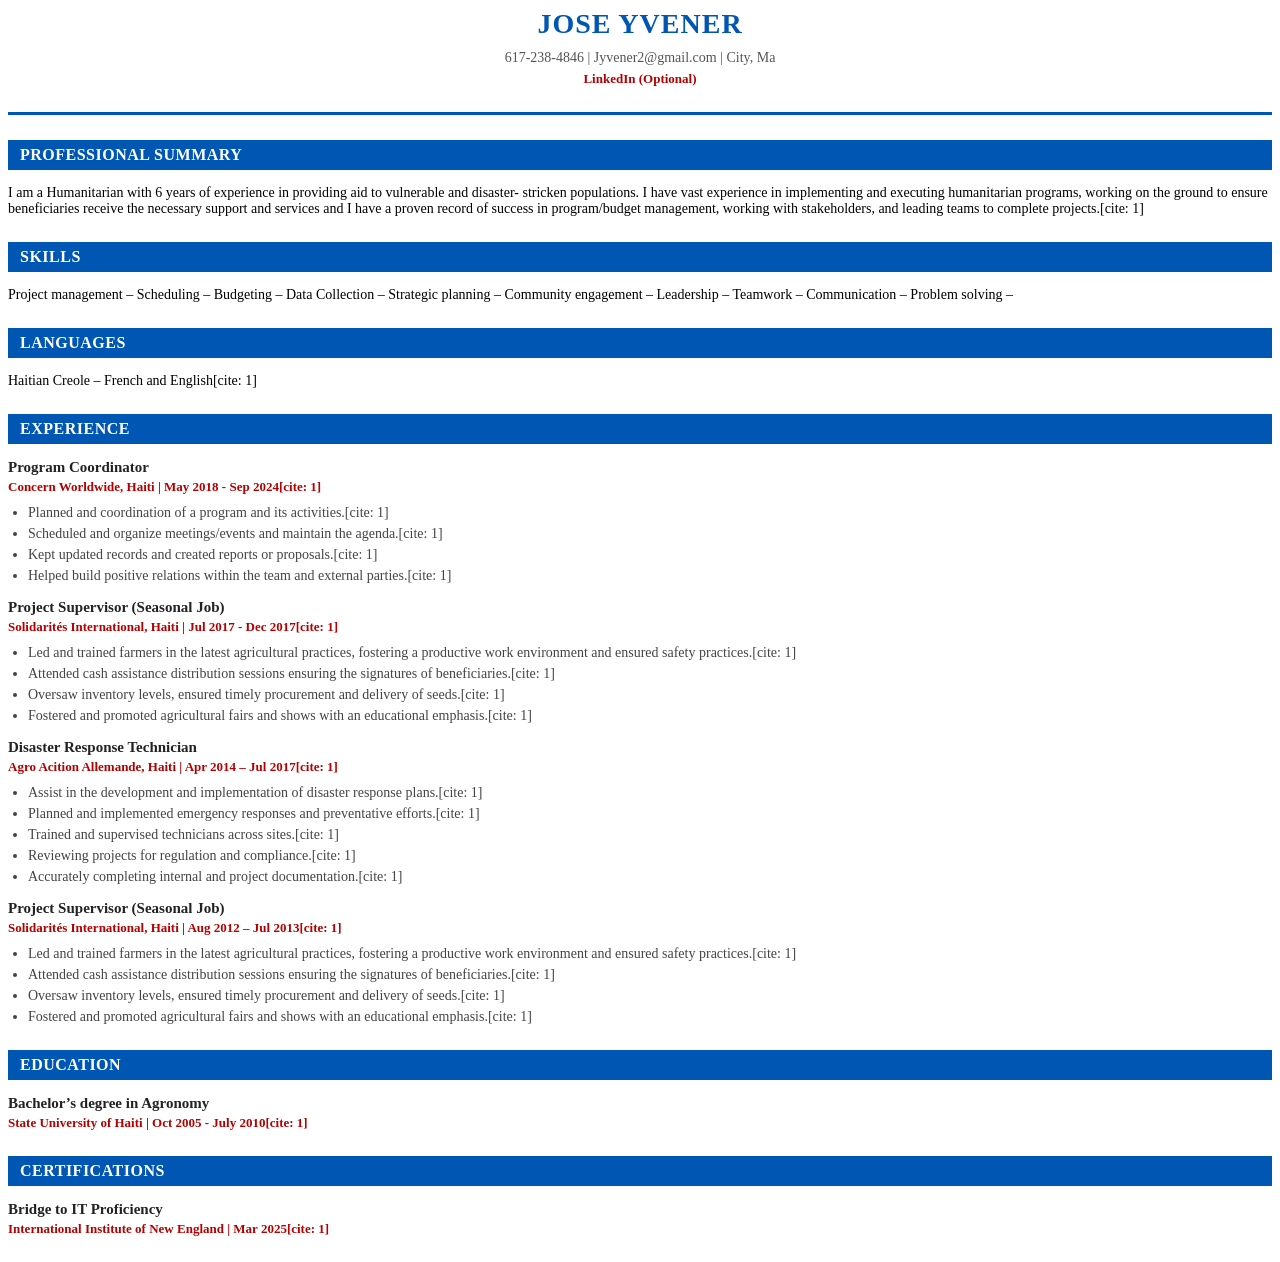
<file: index.html>
<!DOCTYPE html>
<html lang="en">
<head>
    <meta charset="UTF-8">
    <title>Jose Yvener - Resume</title>
</head>
<body>

    <header>
        <h1>Jose Yvener</h1>
        <p>617-238-4846 | Jyvener2@gmail.com | City, Ma</p>
        <p>LinkedIn (Optional)</p>
      
        <link rel="stylesheet" href="style.css">

    </header>

    <section>
        <h2>PROFESSIONAL SUMMARY</h2>
        <p>I am a Humanitarian with 6 years of experience in providing aid to vulnerable and disaster- stricken populations. I have vast experience in implementing and executing humanitarian programs, working on the ground to ensure beneficiaries receive the necessary support and services and I have a proven record of success in program/budget management, working with stakeholders, and leading teams to complete projects.[cite: 1]</p>
    </section>

    <section>
        <h2>SKILLS</h2>
        <p>Project management – Scheduling – Budgeting – Data Collection – Strategic planning – Community engagement – Leadership – Teamwork – Communication – Problem solving –</p>
    </section>

    <section>
        <h2>LANGUAGES</h2>
        <p>Haitian Creole – French and English[cite: 1]</p>
    </section>

    <section>
        <h2>EXPERIENCE</h2>
        
        <div>
            <h3>Program Coordinator</h3>
            <p><strong>Concern Worldwide, Haiti</strong> | May 2018 - Sep 2024[cite: 1]</p>
            <ul>
                <li>Planned and coordination of a program and its activities.[cite: 1]</li>
                <li>Scheduled and organize meetings/events and maintain the agenda.[cite: 1]</li>
                <li>Kept updated records and created reports or proposals.[cite: 1]</li>
                <li>Helped build positive relations within the team and external parties.[cite: 1]</li>
            </ul>
        </div>

        <div>
            <h3>Project Supervisor (Seasonal Job)</h3>
            <p><strong>Solidarités International, Haiti</strong> | Jul 2017 - Dec 2017[cite: 1]</p>
            <ul>
                <li>Led and trained farmers in the latest agricultural practices, fostering a productive work environment and ensured safety practices.[cite: 1]</li>
                <li>Attended cash assistance distribution sessions ensuring the signatures of beneficiaries.[cite: 1]</li>
                <li>Oversaw inventory levels, ensured timely procurement and delivery of seeds.[cite: 1]</li>
                <li>Fostered and promoted agricultural fairs and shows with an educational emphasis.[cite: 1]</li>
            </ul>
        </div>

        <div>
            <h3>Disaster Response Technician</h3>
            <p><strong>Agro Acition Allemande, Haiti</strong> | Apr 2014 – Jul 2017[cite: 1]</p>
            <ul>
                <li>Assist in the development and implementation of disaster response plans.[cite: 1]</li>
                <li>Planned and implemented emergency responses and preventative efforts.[cite: 1]</li>
                <li>Trained and supervised technicians across sites.[cite: 1]</li>
                <li>Reviewing projects for regulation and compliance.[cite: 1]</li>
                <li>Accurately completing internal and project documentation.[cite: 1]</li>
            </ul>
        </div>

        <div>
            <h3>Project Supervisor (Seasonal Job)</h3>
            <p><strong>Solidarités International, Haiti</strong> | Aug 2012 – Jul 2013[cite: 1]</p>
            <ul>
                <li>Led and trained farmers in the latest agricultural practices, fostering a productive work environment and ensured safety practices.[cite: 1]</li>
                <li>Attended cash assistance distribution sessions ensuring the signatures of beneficiaries.[cite: 1]</li>
                <li>Oversaw inventory levels, ensured timely procurement and delivery of seeds.[cite: 1]</li>
                <li>Fostered and promoted agricultural fairs and shows with an educational emphasis.[cite: 1]</li>
            </ul>
        </div>
    </section>

    <section>
        <h2>EDUCATION</h2>
        <div>
            <h3>Bachelor’s degree in Agronomy</h3>
            <p><strong>State University of Haiti</strong> | Oct 2005 - July 2010[cite: 1]</p>
        </div>
    </section>

    <section>
        <h2>CERTIFICATIONS</h2>
        <div>
            <h3>Bridge to IT Proficiency</h3>
            <p><strong>International Institute of New England</strong> | Mar 2025[cite: 1]</p>
        </div>
    </section>

</body>
</html>
</file>
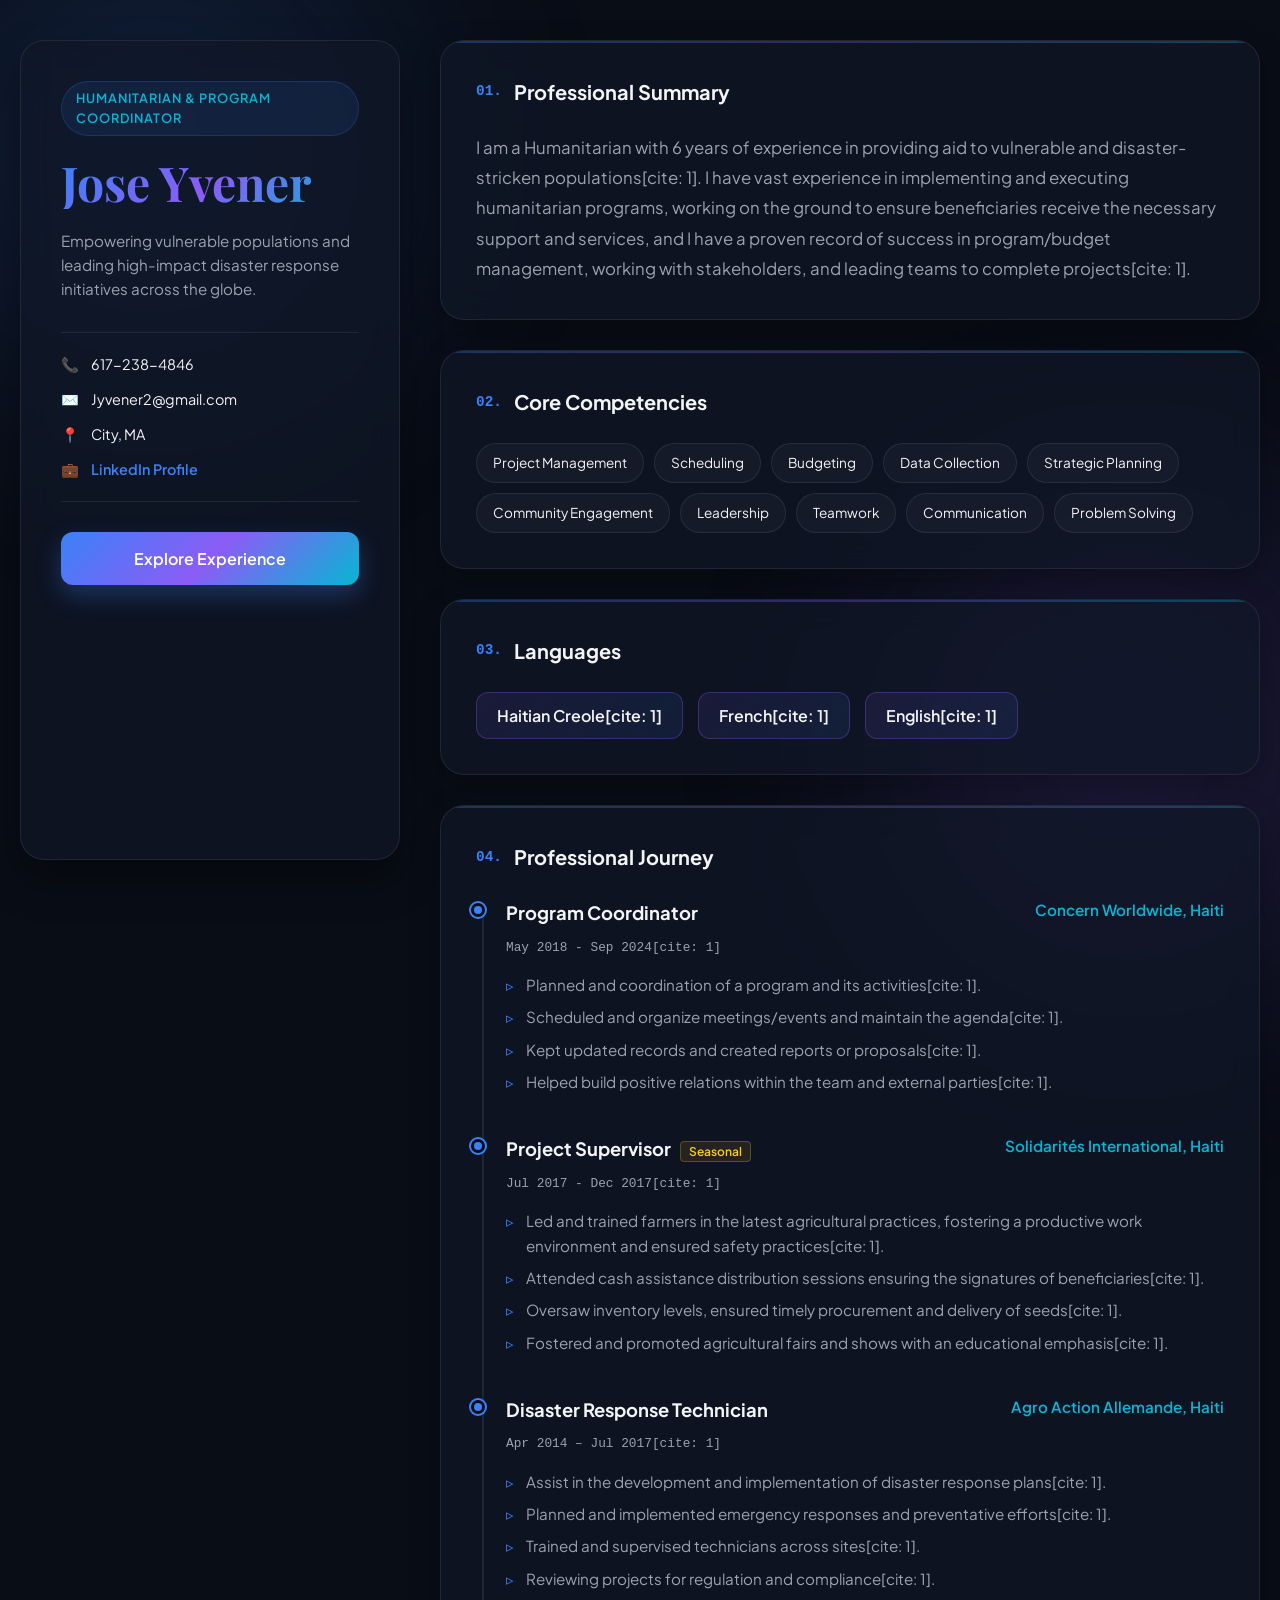
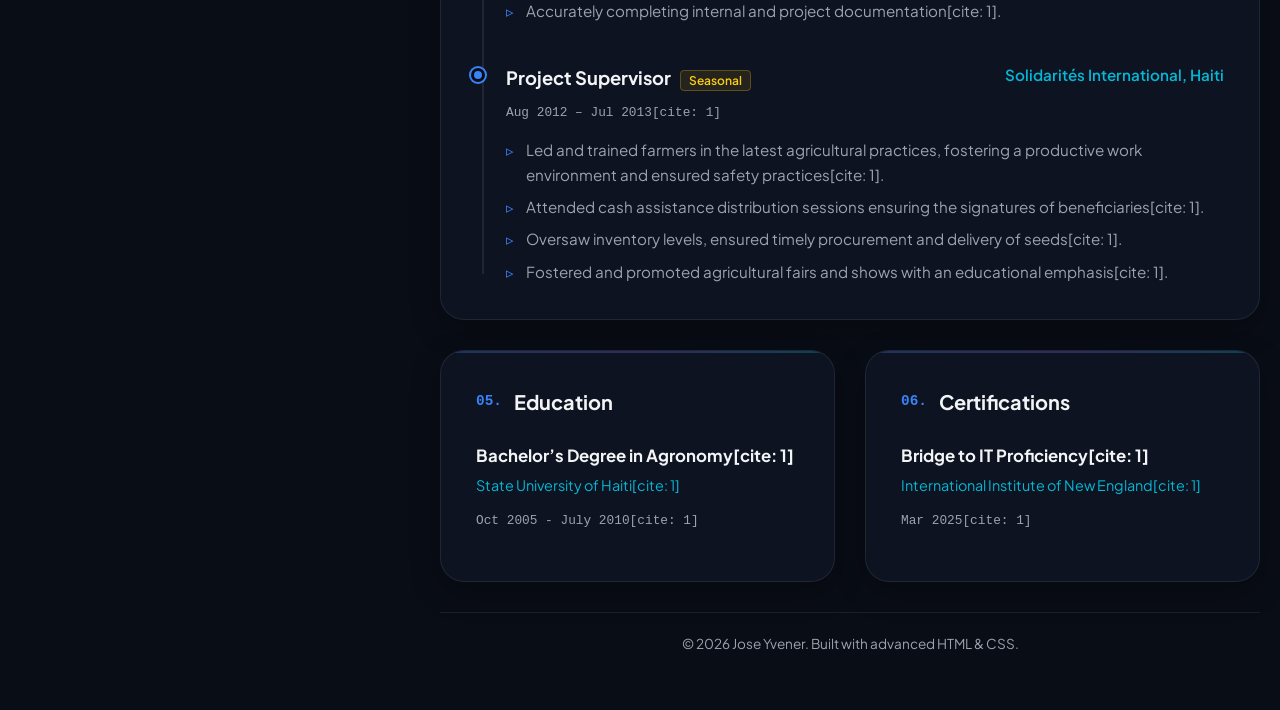
<file: index01.html>
<!DOCTYPE html>
<html lang="en">
<head>
    <meta charset="UTF-8">
    <meta name="viewport" content="width=device-width, initial-scale=1.0">
    <title>Jose Yvener | Humanitarian & Program Coordinator</title>
    <link rel="stylesheet" href="style01.css">
    <!-- Google Fonts for High-End Typography -->
    <link rel="preconnect" href="https://fonts.googleapis.com">
    <link rel="preconnect" href="https://fonts.gstatic.com" crossorigin>
    <link href="https://fonts.googleapis.com/css2?family=Plus+Jakarta+Sans:wght@300;400;500;600;700;800&family=Playfair+Display:ital,wght@0,600;0,700;1,400&display=swap" rel="stylesheet">
</head>
<body>

    <!-- Ambient Background Lighting Effects -->
    <div class="ambient-glow glow-1"></div>
    <div class="ambient-glow glow-2"></div>

    <!-- Main Portfolio Wrapper -->
    <div class="portfolio-container">

        <!-- Left Column: Hero & Identity Panel -->
        <aside class="hero-sidebar">
            <div class="hero-content">
                <div class="badge-pill">Humanitarian & Program Coordinator</div>
                <h1 class="glitch-name">Jose Yvener</h1>
                <p class="hero-tagline">Empowering vulnerable populations and leading high-impact disaster response initiatives across the globe.</p>
                
                <div class="contact-card">
                    <a href="tel:6172384846" class="contact-item">
                        <span class="icon">📞</span> 617-238-4846
                    </a>
                    <a href="mailto:Jyvener2@gmail.com" class="contact-item">
                        <span class="icon">✉️</span> Jyvener2@gmail.com
                    </a>
                    <div class="contact-item">
                        <span class="icon">📍</span> City, MA
                    </div>
                    <a href="#" target="_blank" class="contact-item highlight-link">
                        <span class="icon">💼</span> LinkedIn Profile
                    </a>
                </div>

                <div class="sidebar-footer">
                    <a href="#experience" class="cta-button">Explore Experience</a>
                </div>
            </div>
        </aside>

        <!-- Right Column: Dynamic Content Stream -->
        <main class="content-stream">

            <!-- Professional Summary Section -->
            <section class="glass-panel" id="about">
                <h2 class="section-title"><span class="number">01.</span> Professional Summary</h2>
                <p class="summary-text">
                    I am a Humanitarian with 6 years of experience in providing aid to vulnerable and disaster-stricken populations[cite: 1]. I have vast experience in implementing and executing humanitarian programs, working on the ground to ensure beneficiaries receive the necessary support and services, and I have a proven record of success in program/budget management, working with stakeholders, and leading teams to complete projects[cite: 1].
                </p>
            </section>

            <!-- Skills & Core Competencies -->
            <section class="glass-panel" id="skills">
                <h2 class="section-title"><span class="number">02.</span> Core Competencies</h2>
                <div class="skills-grid">
                    <span class="skill-tag">Project Management</span>
                    <span class="skill-tag">Scheduling</span>
                    <span class="skill-tag">Budgeting</span>
                    <span class="skill-tag">Data Collection</span>
                    <span class="skill-tag">Strategic Planning</span>
                    <span class="skill-tag">Community Engagement</span>
                    <span class="skill-tag">Leadership</span>
                    <span class="skill-tag">Teamwork</span>
                    <span class="skill-tag">Communication</span>
                    <span class="skill-tag">Problem Solving</span>
                </div>
            </section>

            <!-- Languages -->
            <section class="glass-panel" id="languages">
                <h2 class="section-title"><span class="number">03.</span> Languages</h2>
                <div class="languages-row">
                    <div class="lang-pill">Haitian Creole[cite: 1]</div>
                    <div class="lang-pill">French[cite: 1]</div>
                    <div class="lang-pill">English[cite: 1]</div>
                </div>
            </section>

            <!-- Experience Timeline -->
            <section class="glass-panel" id="experience">
                <h2 class="section-title"><span class="number">04.</span> Professional Journey</h2>
                
                <div class="timeline">
                    <!-- Job 1 -->
                    <div class="timeline-item">
                        <div class="timeline-dot"></div>
                        <div class="job-header">
                            <h3>Program Coordinator</h3>
                            <span class="company">Concern Worldwide, Haiti</span>
                        </div>
                        <span class="date-badge">May 2018 - Sep 2024[cite: 1]</span>
                        <ul class="job-list">
                            <li>Planned and coordination of a program and its activities[cite: 1].</li>
                            <li>Scheduled and organize meetings/events and maintain the agenda[cite: 1].</li>
                            <li>Kept updated records and created reports or proposals[cite: 1].</li>
                            <li>Helped build positive relations within the team and external parties[cite: 1].</li>
                        </ul>
                    </div>

                    <!-- Job 2 -->
                    <div class="timeline-item">
                        <div class="timeline-dot"></div>
                        <div class="job-header">
                            <h3>Project Supervisor <span class="seasonal-tag">Seasonal</span></h3>
                            <span class="company">Solidarités International, Haiti</span>
                        </div>
                        <span class="date-badge">Jul 2017 - Dec 2017[cite: 1]</span>
                        <ul class="job-list">
                            <li>Led and trained farmers in the latest agricultural practices, fostering a productive work environment and ensured safety practices[cite: 1].</li>
                            <li>Attended cash assistance distribution sessions ensuring the signatures of beneficiaries[cite: 1].</li>
                            <li>Oversaw inventory levels, ensured timely procurement and delivery of seeds[cite: 1].</li>
                            <li>Fostered and promoted agricultural fairs and shows with an educational emphasis[cite: 1].</li>
                        </ul>
                    </div>

                    <!-- Job 3 -->
                    <div class="timeline-item">
                        <div class="timeline-dot"></div>
                        <div class="job-header">
                            <h3>Disaster Response Technician</h3>
                            <span class="company">Agro Action Allemande, Haiti</span>
                        </div>
                        <span class="date-badge">Apr 2014 – Jul 2017[cite: 1]</span>
                        <ul class="job-list">
                            <li>Assist in the development and implementation of disaster response plans[cite: 1].</li>
                            <li>Planned and implemented emergency responses and preventative efforts[cite: 1].</li>
                            <li>Trained and supervised technicians across sites[cite: 1].</li>
                            <li>Reviewing projects for regulation and compliance[cite: 1].</li>
                            <li>Accurately completing internal and project documentation[cite: 1].</li>
                        </ul>
                    </div>

                    <!-- Job 4 -->
                    <div class="timeline-item">
                        <div class="timeline-dot"></div>
                        <div class="job-header">
                            <h3>Project Supervisor <span class="seasonal-tag">Seasonal</span></h3>
                            <span class="company">Solidarités International, Haiti</span>
                        </div>
                        <span class="date-badge">Aug 2012 – Jul 2013[cite: 1]</span>
                        <ul class="job-list">
                            <li>Led and trained farmers in the latest agricultural practices, fostering a productive work environment and ensured safety practices[cite: 1].</li>
                            <li>Attended cash assistance distribution sessions ensuring the signatures of beneficiaries[cite: 1].</li>
                            <li>Oversaw inventory levels, ensured timely procurement and delivery of seeds[cite: 1].</li>
                            <li>Fostered and promoted agricultural fairs and shows with an educational emphasis[cite: 1].</li>
                        </ul>
                    </div>
                </div>
            </section>

            <!-- Education & Certifications Grid -->
            <div class="dual-grid">
                <section class="glass-panel">
                    <h2 class="section-title"><span class="number">05.</span> Education</h2>
                    <div class="edu-card">
                        <h3>Bachelor’s Degree in Agronomy[cite: 1]</h3>
                        <p class="institution">State University of Haiti[cite: 1]</p>
                        <span class="date-badge">Oct 2005 - July 2010[cite: 1]</span>
                    </div>
                </section>

                <section class="glass-panel">
                    <h2 class="section-title"><span class="number">06.</span> Certifications</h2>
                    <div class="edu-card">
                        <h3>Bridge to IT Proficiency[cite: 1]</h3>
                        <p class="institution">International Institute of New England[cite: 1]</p>
                        <span class="date-badge">Mar 2025[cite: 1]</span>
                    </div>
                </section>
            </div>

            <!-- Footer Note -->
            <footer class="site-footer">
                <p>© 2026 Jose Yvener. Built with advanced HTML & CSS.</p>
            </footer>

        </main>
    </div>

</body>
</html>
</file>
<file: style.css>
<style>
    body {
        font-family: Arial, sans-serif;
        line-height: 1.6;
        color: #333333;
        background-color: #ffffff;
        max-width: 800px;
        margin: 0 auto;
        padding: 40px 20px;
    }

    header {
        text-align: center;
        border-bottom: 3px solid #0056b3; /* Professional Blue */
        padding-bottom: 20px;
        margin-bottom: 25px;
    }

    header h1 {
        margin: 0 0 10px 0;
        color: #0056b3; /* Professional Blue */
        font-size: 28px;
        text-transform: uppercase;
        letter-spacing: 1px;
    }

    header p {
        margin: 5px 0;
        color: #555555;
        font-size: 14px;
    }

    section {
        margin-bottom: 25px;
    }

    h2 {
        color: #ffffff;
        background-color: #0056b3; /* Professional Blue Header Bar */
        font-size: 16px;
        text-transform: uppercase;
        padding: 6px 12px;
        margin-bottom: 15px;
        letter-spacing: 0.5px;
    }

    h3 {
        font-size: 15px;
        color: #222222;
        margin: 15px 0 3px 0;
    }

    /* Accent color for dates/subtext using Red */
    section > div p:first-of-type, 
    header p:nth-of-type(2) {
        color: #b30000; /* Professional Dark Red Accent */
        font-weight: bold;
        font-size: 13px;
        margin-top: 0;
    }

    p {
        margin: 0 0 10px 0;
        font-size: 14px;
    }

    ul {
        margin: 5px 0 15px 0;
        padding-left: 20px;
    }

    li {
        margin-bottom: 5px;
        font-size: 14px;
        color: #444444;
    }
</style>
</file>
<file: style01.css>
/* ==========================================
   ADVANCED CSS ARCHITECTURE & THEME ENGINE
   ================================          */

:root {
    --bg-primary: #090d16;
    --bg-card: rgba(17, 24, 39, 0.7);
    --border-glass: rgba(255, 255, 255, 0.08);
    --border-glow: rgba(59, 130, 246, 0.4);
    
    --accent-blue: #3b82f6;
    --accent-cyan: #06b6d4;
    --accent-purple: #8b5cf6;
    --accent-gradient: linear-gradient(135deg, #3b82f6 0%, #8b5cf6 50%, #06b6d4 100%);
    
    --text-main: #f3f4f6;
    --text-muted: #9ca3af;
    
    --font-sans: 'Plus Jakarta Sans', sans-serif;
    --font-serif: 'Playfair Display', serif;
    
    --transition-smooth: all 0.4s cubic-bezier(0.16, 1, 0.3, 1);
}

* {
    box-sizing: border-box;
    margin: 0;
    padding: 0;
}

html {
    scroll-behavior: smooth;
}

body {
    background-color: var(--bg-primary);
    color: var(--text-main);
    font-family: var(--font-sans);
    line-height: 1.6;
    min-height: 100vh;
    overflow-x: hidden;
    position: relative;
}

/* ==========================================
   IMMERSIVE AMBIENT BACKGROUND GLOWS
   ========================================== */
.ambient-glow {
    position: fixed;
    width: 500px;
    height: 500px;
    border-radius: 50%;
    filter: blur(120px);
    z-index: -1;
    opacity: 0.15;
    animation: floatGlow 15s infinite alternate ease-in-out;
}

.glow-1 {
    top: -100px;
    left: -100px;
    background: var(--accent-blue);
}

.glow-2 {
    bottom: -100px;
    right: -100px;
    background: var(--accent-purple);
    animation-delay: -5s;
}

@keyframes floatGlow {
    0% { transform: translate(0, 0) scale(1); }
    100% { transform: translate(50px, 50px) scale(1.15); }
}

/* ==========================================
   LAYOUT STRUCTURE (CSS GRID)
   ========================================== */
.portfolio-container {
    max-width: 1400px;
    margin: 0 auto;
    padding: 40px 20px;
    display: grid;
    grid-template-columns: 380px 1fr;
    gap: 40px;
}

@media (max-width: 1024px) {
    .portfolio-container {
        grid-template-columns: 1fr;
    }
}

/* ==========================================
   LEFT SIDEBAR (STICKY HERO PANEL)
   ========================================== */
.hero-sidebar {
    position: sticky;
    top: 40px;
    height: calc(100vh - 80px);
    display: flex;
    flex-direction: column;
    justify-content: space-between;
    background: var(--bg-card);
    backdrop-filter: blur(16px);
    -webkit-backdrop-filter: blur(16px);
    border: 1px solid var(--border-glass);
    border-radius: 24px;
    padding: 40px;
    box-shadow: 0 20px 40px rgba(0, 0, 0, 0.4);
}

@media (max-width: 1024px) {
    .hero-sidebar {
        position: relative;
        height: auto;
        top: 0;
    }
}

.badge-pill {
    display: inline-block;
    padding: 6px 14px;
    background: rgba(59, 130, 246, 0.1);
    color: var(--accent-cyan);
    border: 1px solid rgba(59, 130, 246, 0.2);
    border-radius: 50px;
    font-size: 0.8rem;
    font-weight: 600;
    text-transform: uppercase;
    letter-spacing: 1px;
    margin-bottom: 20px;
}

.glitch-name {
    font-family: var(--font-serif);
    font-size: 3rem;
    font-weight: 700;
    line-height: 1.1;
    margin-bottom: 20px;
    background: var(--accent-gradient);
    -webkit-background-clip: text;
    -webkit-text-fill-color: transparent;
}

.hero-tagline {
    color: var(--text-muted);
    font-size: 0.95rem;
    margin-bottom: 30px;
}

.contact-card {
    display: flex;
    flex-direction: column;
    gap: 12px;
    margin-bottom: 30px;
    border-top: 1px solid var(--border-glass);
    border-bottom: 1px solid var(--border-glass);
    padding: 20px 0;
}

.contact-item {
    display: flex;
    align-items: center;
    gap: 12px;
    color: var(--text-main);
    text-decoration: none;
    font-size: 0.9rem;
    transition: var(--transition-smooth);
}

.contact-item:hover {
    color: var(--accent-cyan);
    transform: translateX(4px);
}

.highlight-link {
    color: var(--accent-blue);
    font-weight: 600;
}

.cta-button {
    display: block;
    width: 100%;
    text-align: center;
    padding: 14px 24px;
    background: var(--accent-gradient);
    color: white;
    text-decoration: none;
    border-radius: 12px;
    font-weight: 600;
    box-shadow: 0 10px 25px rgba(59, 130, 246, 0.3);
    transition: var(--transition-smooth);
}

.cta-button:hover {
    transform: translateY(-2px);
    box-shadow: 0 15px 30px rgba(59, 130, 246, 0.5);
}

/* ==========================================
   RIGHT CONTENT STREAM (GLASS PANELS)
   ========================================== */
.content-stream {
    display: flex;
    flex-direction: column;
    gap: 30px;
}

.glass-panel {
    background: var(--bg-card);
    backdrop-filter: blur(16px);
    -webkit-backdrop-filter: blur(16px);
    border: 1px solid var(--border-glass);
    border-radius: 24px;
    padding: 35px;
    box-shadow: 0 10px 30px rgba(0, 0, 0, 0.3);
    transition: var(--transition-smooth);
    position: relative;
    overflow: hidden;
}

.glass-panel::before {
    content: '';
    position: absolute;
    top: 0;
    left: 0;
    width: 100%;
    height: 2px;
    background: var(--accent-gradient);
    opacity: 0.3;
    transition: var(--transition-smooth);
}

.glass-panel:hover {
    border-color: var(--border-glow);
    transform: translateY(-4px);
    box-shadow: 0 20px 40px rgba(0, 0, 0, 0.4);
}

.glass-panel:hover::before {
    opacity: 1;
}

.section-title {
    font-size: 1.25rem;
    font-weight: 700;
    margin-bottom: 25px;
    display: flex;
    align-items: center;
    gap: 12px;
    color: var(--text-main);
}

.section-title .number {
    color: var(--accent-blue);
    font-size: 0.9rem;
    font-family: monospace;
}

.summary-text {
    color: var(--text-muted);
    font-size: 1.05rem;
    line-height: 1.8;
}

/* ==========================================
   SKILLS & LANGUAGES GRIDS
   ========================================== */
.skills-grid {
    display: flex;
    flex-wrap: wrap;
    gap: 10px;
}

.skill-tag {
    background: rgba(255, 255, 255, 0.03);
    border: 1px solid var(--border-glass);
    padding: 8px 16px;
    border-radius: 50px;
    font-size: 0.85rem;
    color: var(--text-main);
    transition: var(--transition-smooth);
}

.skill-tag:hover {
    background: rgba(59, 130, 246, 0.15);
    border-color: var(--accent-blue);
    color: var(--accent-cyan);
    transform: translateY(-2px);
}

.languages-row {
    display: flex;
    gap: 15px;
    flex-wrap: wrap;
}

.lang-pill {
    background: linear-gradient(135deg, rgba(139, 92, 246, 0.1), rgba(59, 130, 246, 0.1));
    border: 1px solid rgba(139, 92, 246, 0.3);
    padding: 10px 20px;
    border-radius: 12px;
    font-weight: 600;
    color: var(--text-main);
}

/* ==========================================
   EXPERIENCE TIMELINE
   ========================================== */
.timeline {
    position: relative;
    padding-left: 30px;
    display: flex;
    flex-direction: column;
    gap: 40px;
}

.timeline::before {
    content: '';
    position: absolute;
    left: 6px;
    top: 10px;
    bottom: 10px;
    width: 2px;
    background: var(--border-glass);
}

.timeline-item {
    position: relative;
}

.timeline-dot {
    position: absolute;
    left: -35px;
    top: 5px;
    width: 14px;
    height: 14px;
    border-radius: 50%;
    background: var(--accent-blue);
    border: 3px solid var(--bg-primary);
    box-shadow: 0 0 0 2px var(--accent-blue);
}

.job-header {
    display: flex;
    justify-content: space-between;
    align-items: flex-start;
    flex-wrap: wrap;
    gap: 10px;
    margin-bottom: 4px;
}

.job-header h3 {
    font-size: 1.15rem;
    font-weight: 700;
    color: var(--text-main);
}

.company {
    color: var(--accent-cyan);
    font-weight: 600;
    font-size: 0.95rem;
}

.seasonal-tag {
    background: rgba(234, 179, 8, 0.1);
    color: #facc15;
    border: 1px solid rgba(234, 179, 8, 0.3);
    padding: 2px 8px;
    border-radius: 4px;
    font-size: 0.75rem;
    font-weight: 600;
    vertical-align: middle;
    margin-left: 6px;
}

.date-badge {
    display: inline-block;
    font-size: 0.8rem;
    color: var(--text-muted);
    font-family: monospace;
    margin-bottom: 15px;
}

.job-list {
    list-style: none;
    display: flex;
    flex-direction: column;
    gap: 8px;
}

.job-list li {
    position: relative;
    padding-left: 20px;
    color: var(--text-muted);
    font-size: 0.95rem;
}

.job-list li::before {
    content: '▹';
    position: absolute;
    left: 0;
    color: var(--accent-blue);
}

/* ==========================================
   DUAL GRID (EDUCATION & CERTIFICATIONS)
   ========================================== */
.dual-grid {
    display: grid;
    grid-template-columns: 1fr 1fr;
    gap: 30px;
}

@media (max-width: 768px) {
    .dual-grid {
        grid-template-columns: 1fr;
    }
}

.edu-card h3 {
    font-size: 1.05rem;
    font-weight: 700;
    margin-bottom: 4px;
}

.institution {
    color: var(--accent-cyan);
    font-size: 0.9rem;
    margin-bottom: 8px;
}

.site-footer {
    text-align: center;
    padding: 20px 0;
    color: var(--text-muted);
    font-size: 0.85rem;
    border-top: 1px solid var(--border-glass);
}
</file>
